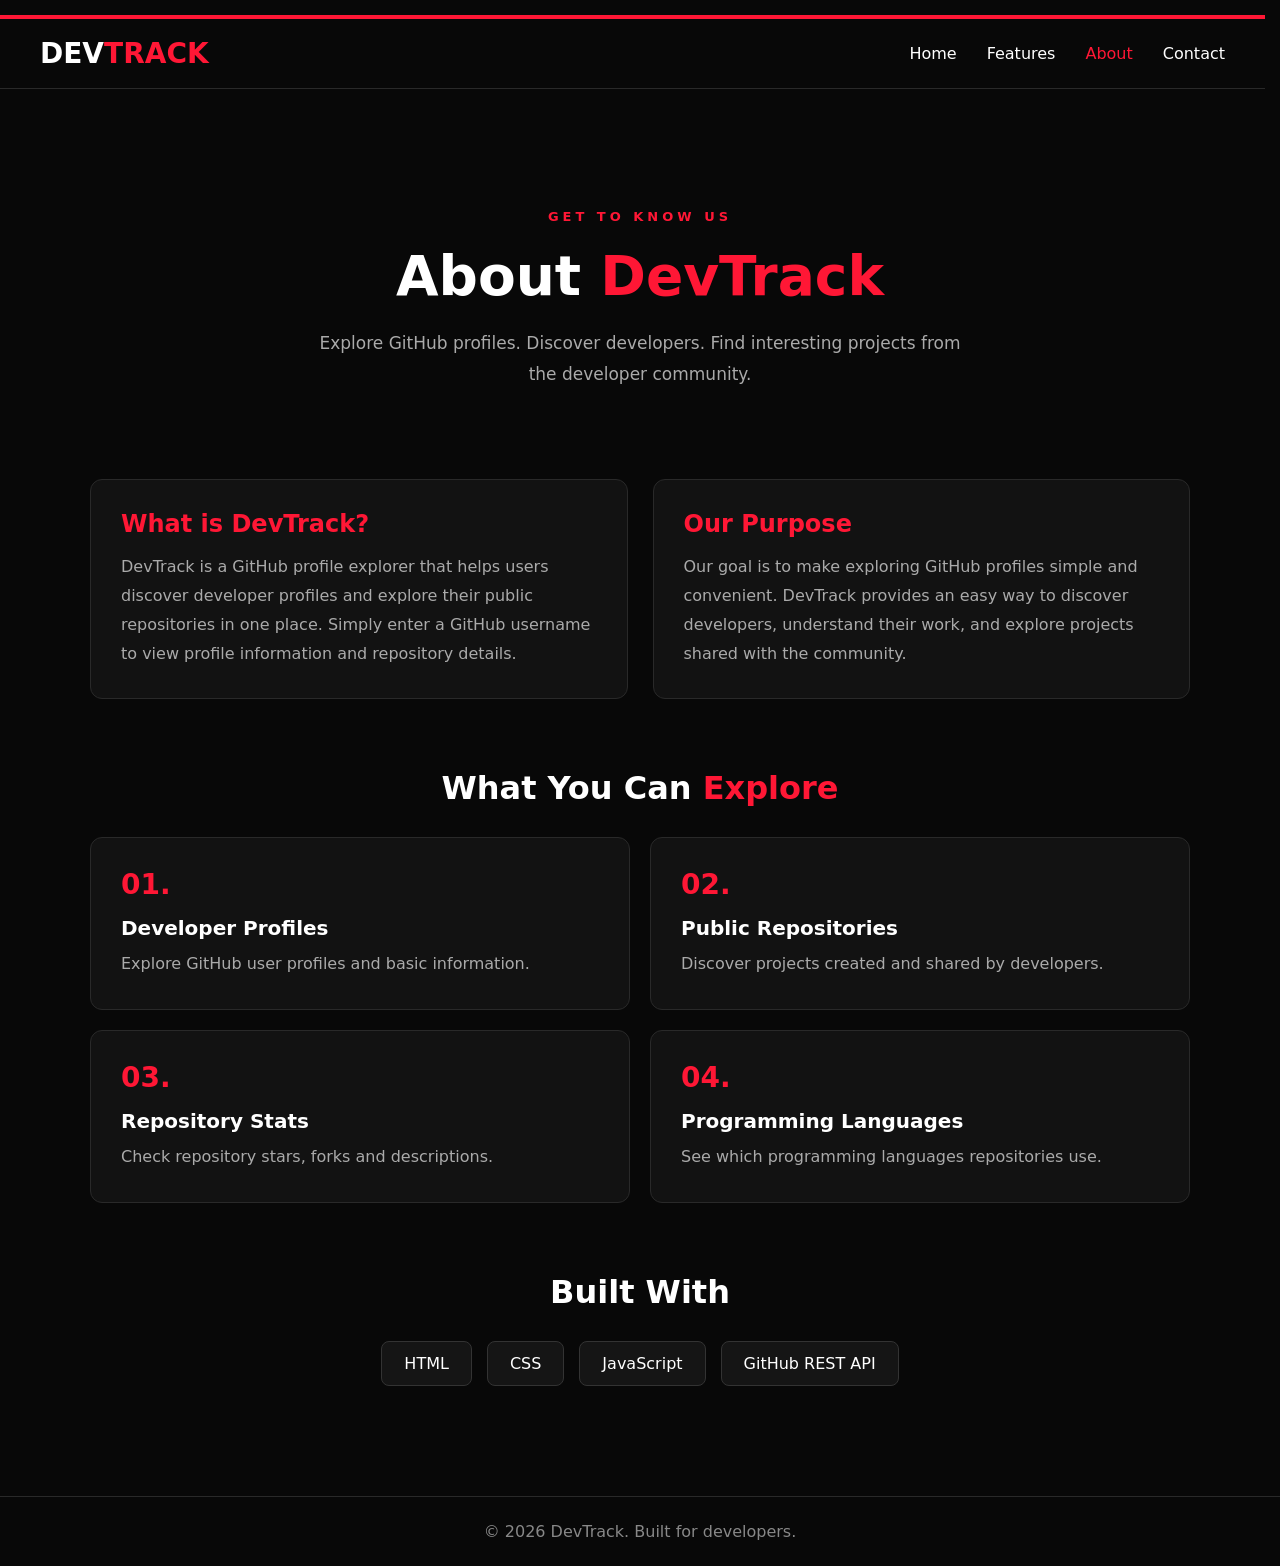
<file: about.html>
<!DOCTYPE html>
<html lang="en">
<head>
    <meta charset="UTF-8">
    <meta name="viewport" content="width=device-width, initial-scale=1.0">
    <title>About | DevTrack</title>
    <link rel="stylesheet" href="style.css">
    <link rel="stylesheet" href="about.css">
</head>
<body>

    <nav class="navbar">
        <div class="logo">DEV<span>TRACK</span></div>

        <ul class="nav-links">
            <li><a href="index.html">Home</a></li>
            <li><a href="features.html">Features</a></li>
            <li><a href="about.html" class="active">About</a></li>
            <li><a href="contact.html">Contact</a></li>
        </ul>
    </nav>

    <main class="about-container">

        <section class="about-hero">
            <p class="subtitle">GET TO KNOW US</p>
            <h1>About <span>DevTrack</span></h1>

            <p>
                Explore GitHub profiles. Discover developers.
                Find interesting projects from the developer community.
            </p>
        </section>

        <section class="about-content">
            <div class="about-card">
                <h2>What is DevTrack?</h2>
                <p>
                    DevTrack is a GitHub profile explorer that helps
                    users discover developer profiles and explore
                    their public repositories in one place.
                    Simply enter a GitHub username to view profile
                    information and repository details.
                </p>
            </div>

            <div class="about-card">
                <h2>Our Purpose</h2>
                <p>
                    Our goal is to make exploring GitHub profiles
                    simple and convenient. DevTrack provides an easy
                    way to discover developers, understand their work,
                    and explore projects shared with the community.
                </p>
            </div>
        </section>

        <section class="explore-section">
            <h2>What You Can <span>Explore</span></h2>

            <div class="explore-grid">

                <div class="explore-card">
                    <h3>01.</h3>
                    <h4>Developer Profiles</h4>
                    <p>Explore GitHub user profiles and basic information.</p>
                </div>

                <div class="explore-card">
                    <h3>02.</h3>
                    <h4>Public Repositories</h4>
                    <p>Discover projects created and shared by developers.</p>
                </div>

                <div class="explore-card">
                    <h3>03.</h3>
                    <h4>Repository Stats</h4>
                    <p>Check repository stars, forks and descriptions.</p>
                </div>

                <div class="explore-card">
                    <h3>04.</h3>
                    <h4>Programming Languages</h4>
                    <p>See which programming languages repositories use.</p>
                </div>

            </div>
        </section>

        <section class="tech-section">
            <h2>Built With</h2>

            <div class="tech-list">
                <span>HTML</span>
                <span>CSS</span>
                <span>JavaScript</span>
                <span>GitHub REST API</span>
            </div>
        </section>

    </main>

    <footer class="footer">
        <p>© 2026 DevTrack. Built for developers.</p>
    </footer>

</body>
</html>
</file>
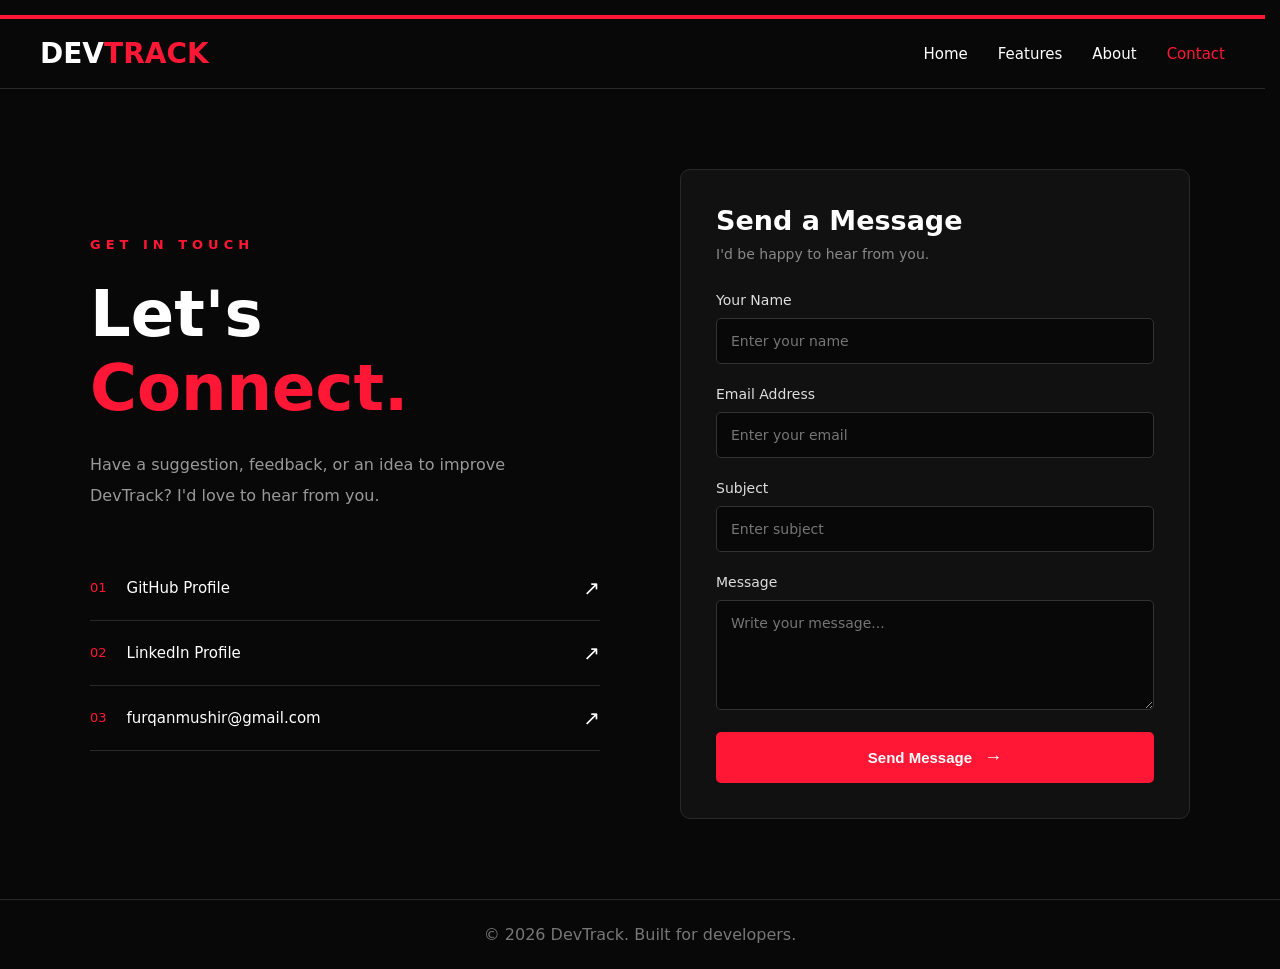
<file: contact.html>
<!DOCTYPE html>
<html lang="en">
<head>
    <meta charset="UTF-8">
    <meta name="viewport" content="width=device-width, initial-scale=1.0">
    <title>Contact | DevTrack</title>

    <link rel="stylesheet" href="style.css">
    <link rel="stylesheet" href="contact.css">
</head>
<body>

    <nav class="navbar">
        <div class="logo">DEV<span>TRACK</span></div>

        <ul class="nav-links">
            <li><a href="index.html">Home</a></li>
            <li><a href="features.html">Features</a></li>
            <li><a href="about.html">About</a></li>
            <li><a href="contact.html" class="active">Contact</a></li>
        </ul>
    </nav>

    <main class="contact-container">

        <section class="contact-info">
            <p class="subtitle">GET IN TOUCH</p>

            <h1>Let's <span>Connect.</span></h1>

            <p class="description">
                Have a suggestion, feedback, or an idea to improve
                DevTrack? I'd love to hear from you.
            </p>

            
<div class="contact-links">

    <a href="https://github.com/FurqanMushir"
       target="_blank" rel="noopener noreferrer">
        <span>01</span>
        GitHub Profile
        <span class="arrow">↗</span>
    </a>

    <a href="https://www.linkedin.com/in/md-furqan-mushir-519879380/"
       target="_blank" rel="noopener noreferrer">
        <span>02</span>
        LinkedIn Profile
        <span class="arrow">↗</span>
    </a>

    <a href="mailto:furqanmushir@gmail.com">
        <span>03</span>
        furqanmushir@gmail.com
        <span class="arrow">↗</span>
    </a>

</div>

        </section>

        <section class="contact-form-section">

            <form class="contact-form">

                <div class="form-heading">
                    <h2>Send a Message</h2>
                    <p>I'd be happy to hear from you.</p>
                </div>

                <div class="form-group">
                    <label for="name">Your Name</label>
                    <input type="text" id="name"
                        placeholder="Enter your name" required>
                </div>

                <div class="form-group">
                    <label for="email">Email Address</label>
                    <input type="email" id="email"
                        placeholder="Enter your email" required>
                </div>

                <div class="form-group">
                    <label for="subject">Subject</label>
                    <input type="text" id="subject"
                        placeholder="Enter subject" required>
                </div>

                <div class="form-group">
                    <label for="message">Message</label>
                    <textarea id="message" rows="5"
                        placeholder="Write your message..." required></textarea>
                </div>

                <button type="submit">Send Message <span>→</span></button>

            </form>

        </section>

    </main>

    <footer class="footer">
        <p>© 2026 DevTrack. Built for developers.</p>
    </footer>

</body>
</html>
</file>
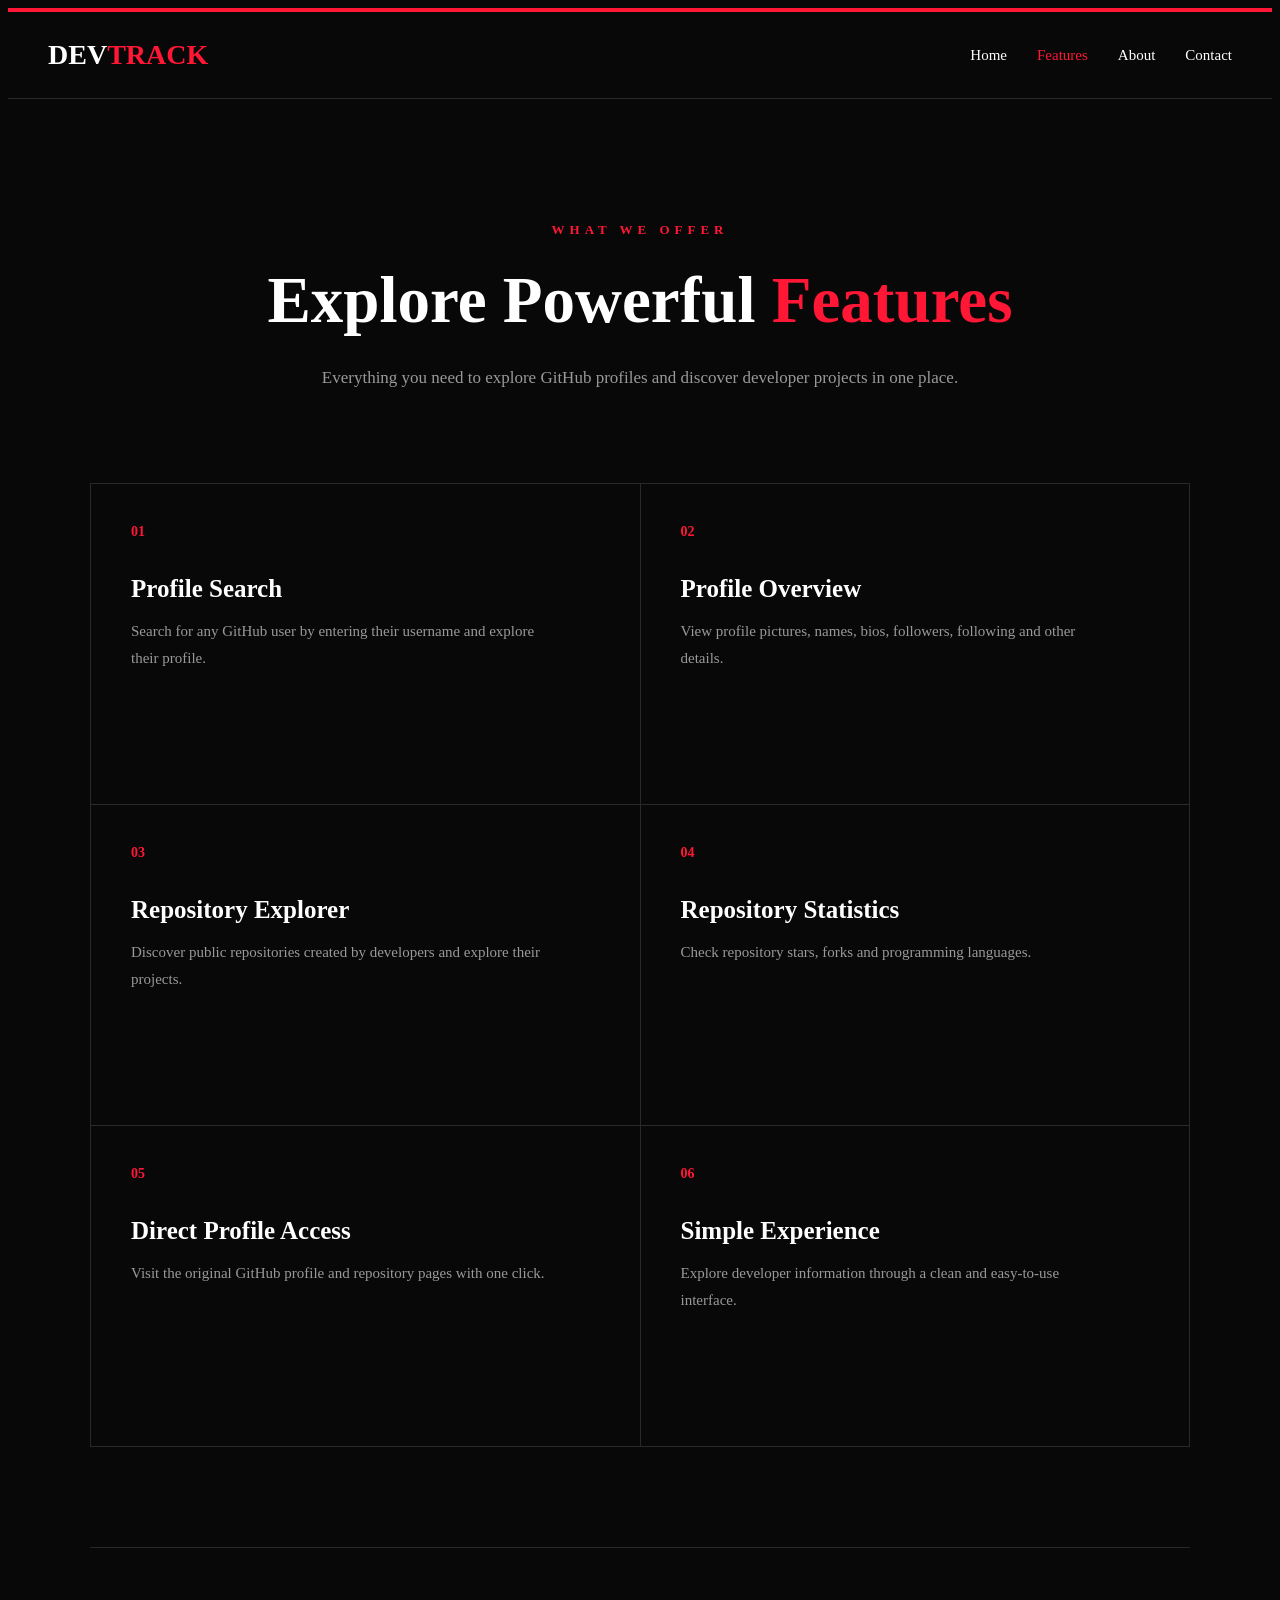
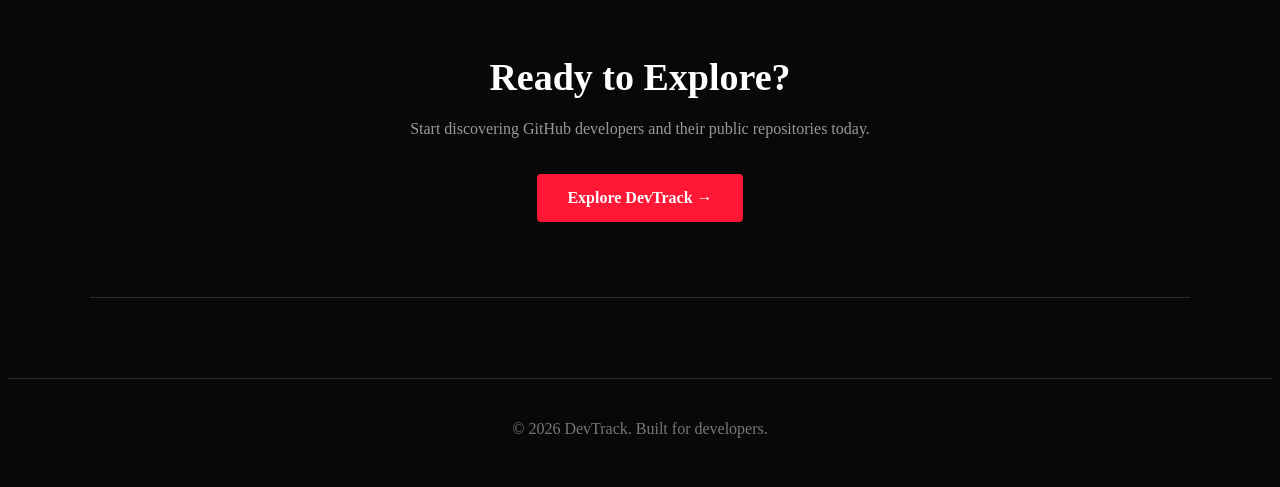
<file: features.html>
<!DOCTYPE html>
<html lang="en">
<head>
    <meta charset="UTF-8">
    <meta name="viewport" content="width=device-width, initial-scale=1.0">
    <title>Features | DevTrack</title>

    <link rel="stylesheet" href="feature.css">
</head>
<body>

    <!-- NAVBAR -->
    <nav class="navbar">
        <div class="logo">DEV<span>TRACK</span></div>

        <ul class="nav-links">
            <li><a href="index.html">Home</a></li>
            <li><a href="features.html" class="active">Features</a></li>
            <li><a href="about.html">About</a></li>
            <li><a href="contact.html">Contact</a></li>
        </ul>
    </nav>

    <main class="features-container">

        <!-- HERO SECTION -->
        <section class="features-hero">
            <p class="subtitle">WHAT WE OFFER</p>

            <h1>Explore Powerful <span>Features</span></h1>

            <p>
                Everything you need to explore GitHub profiles
                and discover developer projects in one place.
            </p>
        </section>

        <!-- FEATURES GRID -->
        <section class="features-grid">

            <div class="feature-card">
                <div class="feature-number">01</div>
                <div class="feature-icon">⌕</div>
                <h2>Profile Search</h2>
                <p>
                    Search for any GitHub user by entering
                    their username and explore their profile.
                </p>
            </div>

            <div class="feature-card">
                <div class="feature-number">02</div>
                <div class="feature-icon">◉</div>
                <h2>Profile Overview</h2>
                <p>
                    View profile pictures, names, bios,
                    followers, following and other details.
                </p>
            </div>

            <div class="feature-card">
                <div class="feature-number">03</div>
                <div class="feature-icon">⌘</div>
                <h2>Repository Explorer</h2>
                <p>
                    Discover public repositories created
                    by developers and explore their projects.
                </p>
            </div>

            <div class="feature-card">
                <div class="feature-number">04</div>
                <div class="feature-icon">★</div>
                <h2>Repository Statistics</h2>
                <p>
                    Check repository stars, forks and
                    programming languages.
                </p>
            </div>

            <div class="feature-card">
                <div class="feature-number">05</div>
                <div class="feature-icon">↗</div>
                <h2>Direct Profile Access</h2>
                <p>
                    Visit the original GitHub profile
                    and repository pages with one click.
                </p>
            </div>

            <div class="feature-card">
                <div class="feature-number">06</div>
                <div class="feature-icon">⚡</div>
                <h2>Simple Experience</h2>
                <p>
                    Explore developer information through
                    a clean and easy-to-use interface.
                </p>
            </div>

        </section>

        <!-- CTA SECTION -->
        <section class="features-cta">
            <h2>Ready to Explore?</h2>

            <p>
                Start discovering GitHub developers and
                their public repositories today.
            </p>

            <a href="index.html">Explore DevTrack →</a>
        </section>

    </main>

    <footer class="footer">
        <p>© 2026 DevTrack. Built for developers.</p>
    </footer>

</body>
</html>
</file>
<file: style.css>
* {
    margin: 0;
    padding: 0;
    box-sizing: border-box;
}
html,body {
    height: 100%;
    width: 100%;
    background-color: #080808;
    font-family: system-ui, -apple-system, BlinkMacSystemFont, 'Segoe UI', Roboto, Oxygen, Ubuntu, Cantarell, 'Open Sans', 'Helvetica Neue', sans-serif;
    color: #fff;
}
.main {
    min-height: 100vh
}
.top {
    padding: 15px 30px;
    display: flex;
    justify-content: space-between;
    color: #fff;
    border-bottom: 1px solid grey;
    border-top: 4px solid #ff1735;
}
.heading {
    padding-top: 10px;
}
.heading span {
    color: #ff1735;
}
nav{
    margin-top: 15px;
    margin-right: 15px;
    display: flex;
    gap: 40px;
}
.nav-bar a {
    display: flex;
    align-items: center;
    justify-content: center;
    text-decoration: none;
    color: #fff;
    transition: all 0.3s ease;
    height: 40px;
    width: 90px;
    border-radius: 5px;
    font-size: 15px;
}
.nav-bar a:hover{
    color: #ff1735;
}
.middle {
    width: 100%;
    margin-top: 10px;
    display: flex;
    flex-direction: column;
    justify-content: center;
    align-items: center;
    gap: 15px;
    padding: 40px 15px;
}
.name h1 {
    font-size: 40px;
}
.name h1 span,.purpose span {
    color: #ff1735;
}
.purpose h2 {
    font-size: 20px;
}
.smallp p {
    color: grey;
    font-size: 12px;
}
.inputs {
    display: flex;
    align-items: center;
    gap: 10px;
    width: 90%;
    max-width: 900px;
    margin-top: 10px;
}

.inputs input {
    flex: 1;
    min-width: 0;
    height: 50px;
    border: none;
    border-radius: 5px;
    padding: 10px;
    font-size: 20px;
}
.inputs button {
    height: 50px;
    width: 100px;
    background-color: #ff1735;
    color: #fff;
    border: none;
    border-radius: 5px;
    font-size: 20px;
    cursor: pointer;
}




.userprofile {
    background-color: #121212;
    width: 90%;
    max-width: 1100px;
    min-height: 220px;
    margin: 30px auto;
    border: 1px solid #292929;
    border-radius: 10px;
    padding: 30px;

    display: flex;
    align-items: flex-start;
    gap: 30px;
}

.imageprofile {
    height: 130px;
    width: 130px;
    flex-shrink: 0;
    border-radius: 50%;
    background-color: #080808;
    border: 1px solid #ff1735;
    overflow: hidden;
}

.imageprofile img {
    height: 100%;
    width: 100%;
    object-fit: cover;
}

.profile-info {
    display: flex;
    flex-direction: column;
    gap: 10px;
}

.profile-info h2 {
    font-size: 26px;
}

.profile-info p {
    color: #aaa;
}

.stats {
    display: flex;
    gap: 40px;
    margin: 10px 0;
}

.stats h3 {
    color: #ff1735;
}

.profile-btn {
    display: inline-block;
    width: fit-content;
    padding: 10px 20px;
    background-color: #ff1735;
    color: white;
    text-decoration: none;
    border-radius: 5px;
}
.repos {
    width: 90%;
    max-width: 1100px;
    margin: 30px auto;
}

.repos h4 {
    margin-bottom: 20px;
    font-size: 22px;
}

.repository {
    display: grid;
    grid-template-columns: repeat(2, 1fr);
    gap: 20px;
}

.repo {
    min-height: 160px;
    padding: 20px;
    background-color: #121212;
    border: 1px solid #292929;
    border-radius: 10px;
    transition: 0.3s ease;
}

.repo:hover {
    border-color: #ff1735;
    transform: translateY(-4px);
}

.repo h3 {
    color: #ff1735;
    margin-bottom: 12px;
}

.repo p {
    color: #aaa;
    font-size: 14px;
    margin-bottom: 25px;
}

.repo-stats {
    display: flex;
    gap: 20px;
    color: #ddd;
    font-size: 13px;
}

@media (max-width: 600px) {
    nav {
        gap: 5px;
        margin-right: 0;
    }

    .userprofile {
        flex-direction: column;
        align-items: center;
        text-align: center;
    }

    .stats {
        justify-content: center;
        gap: 20px;
    }

    .profile-btn {
        align-self: center;
    }

    .purpose h2 {
        font-size: 18px;
        text-align: center;
    }

    .repository {
        grid-template-columns: 1fr;
    }
}
@media (max-width: 600px) {
    .top {
        flex-direction: column;
        align-items: center;
        gap: 10px;
    }

    nav {
        gap: 5px;
        margin: 0;
    }

    .nav-bar a {
        width: auto;
        padding: 0 10px;
    }

    .inputs button {
        width: 80px;
        font-size: 16px;
    }

    .inputs input {
        font-size: 14px;
    }

    .repos h4 {
        padding-left: 20px;
    }
}
</file>
<file: about.css>
/* ABOUT PAGE */

body {
    background: #080808;
    color: #fff;
}

/* NAVBAR */
.navbar {
    display: flex;
    justify-content: space-between;
    align-items: center;
    padding: 18px 40px;
    border-top: 4px solid #ff1735;
    border-bottom: 1px solid #292929;
}

.logo {
    font-size: 28px;
    font-weight: 800;
    color: white;
}

.logo span {
    color: #ff1735;
}

.nav-links {
    display: flex;
    gap: 30px;
    list-style: none;
}

.nav-links a {
    color: #fff;
    text-decoration: none;
}

.nav-links a:hover,
.nav-links a.active {
    color: #ff1735;
}

/* MAIN CONTENT */
.about-container {
    max-width: 1100px;
    width: 90%;
    margin: auto;
    padding: 60px 0;
}

.about-hero {
    text-align: center;
    padding: 60px 10px;
}

.subtitle {
    color: #ff1735;
    letter-spacing: 4px;
    font-size: 13px;
    font-weight: bold;
}

.about-hero h1 {
    font-size: clamp(36px, 5vw, 55px);
    margin: 20px 0;
}

.about-hero h1 span {
    color: #ff1735;
}

.about-hero > p:last-child {
    max-width: 650px;
    margin: auto;
    color: #aaa;
    line-height: 1.8;
    font-size: 17px;
}

/* ABOUT CARDS */
.about-content {
    display: grid;
    grid-template-columns: repeat(2, 1fr);
    gap: 25px;
    margin: 30px 0 70px;
}

.about-card,
.explore-card {
    background: #121212;
    border: 1px solid #292929;
    border-radius: 12px;
    padding: 30px;
    transition: 0.3s;
}

.about-card:hover,
.explore-card:hover {
    border-color: #ff1735;
    transform: translateY(-4px);
}

.about-card h2 {
    color: #ff1735;
    margin-bottom: 15px;
}

.about-card p,
.explore-card p {
    color: #aaa;
    line-height: 1.8;
}

/* EXPLORE SECTION */
.explore-section h2,
.tech-section h2 {
    text-align: center;
    font-size: 32px;
    margin-bottom: 30px;
}

.explore-section h2 span {
    color: #ff1735;
}

.explore-grid {
    display: grid;
    grid-template-columns: repeat(2, 1fr);
    gap: 20px;
}

.explore-card h3 {
    color: #ff1735;
    font-size: 28px;
    margin-bottom: 15px;
}

.explore-card h4 {
    font-size: 20px;
    margin-bottom: 10px;
}

/* TECHNOLOGIES */
.tech-section {
    margin: 70px 0 50px;
}

.tech-list {
    display: flex;
    justify-content: center;
    flex-wrap: wrap;
    gap: 15px;
}

.tech-list span {
    background: #151515;
    border: 1px solid #333;
    padding: 12px 22px;
    border-radius: 8px;
    color: white;
}

/* FOOTER */
.footer {
    text-align: center;
    padding: 25px;
    border-top: 1px solid #292929;
    color: #888;
}

/* MOBILE */
@media (max-width: 600px) {
    .navbar {
        padding: 18px 15px;
        flex-direction: column;
        gap: 20px;
    }

    .nav-links {
        gap: 15px;
        padding: 0;
    }

    .about-content,
    .explore-grid {
        grid-template-columns: 1fr;
    }

    .about-hero h1 {
        font-size: 36px;
    }
}
</file>
<file: contact.css>
/* GENERAL */
body {
    background: #080808;
    color: #fff;
}

/* NAVBAR */
.navbar {
    display: flex;
    justify-content: space-between;
    align-items: center;
    padding: 18px 40px;
    border-top: 4px solid #ff1735;
    border-bottom: 1px solid #292929;
}

.logo {
    font-size: 28px;
    font-weight: 800;
    color: #fff;
}

.logo span {
    color: #ff1735;
}

.nav-links {
    display: flex;
    gap: 30px;
    list-style: none;
}

.nav-links a {
    color: #fff;
    text-decoration: none;
    font-size: 15px;
    transition: 0.3s;
}

.nav-links a:hover,
.nav-links a.active {
    color: #ff1735;
}

/* MAIN CONTAINER */
.contact-container {
    width: 90%;
    max-width: 1100px;
    min-height: 75vh;
    margin: auto;
    padding: 80px 0;
    display: grid;
    grid-template-columns: 1fr 1fr;
    gap: 80px;
    align-items: center;
}

/* LEFT SECTION */
.subtitle {
    color: #ff1735;
    letter-spacing: 5px;
    font-size: 13px;
    font-weight: bold;
}

.contact-info h1 {
    font-size: clamp(40px, 5vw, 65px);
    margin: 25px 0;
}

.contact-info h1 span {
    color: #ff1735;
}

.description {
    color: #999;
    font-size: 16px;
    line-height: 1.9;
    max-width: 430px;
    margin-bottom: 45px;
}

/* CONTACT LINKS */
.contact-links {
    display: flex;
    flex-direction: column;
}

.contact-links a {
    display: flex;
    align-items: center;
    gap: 20px;
    padding: 20px 0;
    border-bottom: 1px solid #292929;
    color: #fff;
    text-decoration: none;
    font-size: 15px;
    transition: 0.3s;
}

.contact-links a:hover {
    color: #ff1735;
}

.contact-links a span:first-child {
    color: #ff1735;
    font-size: 13px;
}

.contact-links .arrow {
    margin-left: auto;
    font-size: 20px;
}

/* FORM */
.contact-form-section {
    background: #111;
    border: 1px solid #292929;
    border-radius: 10px;
    padding: 35px;
}

.form-heading {
    margin-bottom: 30px;
}

.form-heading h2 {
    font-size: 27px;
    margin-bottom: 10px;
}

.form-heading p {
    color: #888;
    font-size: 14px;
}

.form-group {
    display: flex;
    flex-direction: column;
    gap: 10px;
    margin-bottom: 22px;
}

.form-group label {
    font-size: 14px;
    color: #ddd;
}

.form-group input,
.form-group textarea {
    width: 100%;
    background: #080808;
    border: 1px solid #333;
    border-radius: 5px;
    padding: 14px;
    color: #fff;
    font-size: 14px;
    outline: none;
    font-family: inherit;
    transition: 0.3s;
}

.form-group input:focus,
.form-group textarea:focus {
    border-color: #ff1735;
}

.form-group textarea {
    resize: vertical;
}

.contact-form button {
    width: 100%;
    padding: 15px;
    background: #ff1735;
    border: none;
    border-radius: 5px;
    color: #fff;
    font-size: 15px;
    font-weight: bold;
    cursor: pointer;
    transition: 0.3s;
}

.contact-form button:hover {
    background: #d90020;
}

.contact-form button span {
    margin-left: 8px;
    font-size: 18px;
}

/* FOOTER */
.footer {
    text-align: center;
    padding: 25px;
    border-top: 1px solid #292929;
    color: #777;
}

/* RESPONSIVE */
@media (max-width: 750px) {
    .contact-container {
        grid-template-columns: 1fr;
        gap: 45px;
        padding: 55px 0;
    }

    .contact-info h1 {
        font-size: 42px;
    }

    .contact-form-section {
        padding: 25px;
    }
}

@media (max-width: 600px) {
    .navbar {
        flex-direction: column;
        gap: 20px;
        padding: 18px 15px;
    }

    .nav-links {
        gap: 15px;
        padding: 0;
    }
}
</file>
<file: feature.css>
/* GENERAL */
body {
    background: #080808;
    color: #fff;
}

/* NAVBAR */
.navbar {
    display: flex;
    justify-content: space-between;
    align-items: center;
    padding: 18px 40px;
    border-top: 4px solid #ff1735;
    border-bottom: 1px solid #292929;
}

.logo {
    font-size: 28px;
    font-weight: 800;
    color: #fff;
}

.logo span {
    color: #ff1735;
}

.nav-links {
    display: flex;
    gap: 30px;
    list-style: none;
}

.nav-links a {
    color: #fff;
    text-decoration: none;
    font-size: 15px;
    transition: color 0.3s;
}

.nav-links a:hover,
.nav-links a.active {
    color: #ff1735;
}

/* MAIN CONTAINER */
.features-container {
    width: 90%;
    max-width: 1100px;
    margin: auto;
}

/* HERO SECTION */
.features-hero {
    padding: 110px 0 90px;
    text-align: center;
}

.subtitle {
    color: #ff1735;
    letter-spacing: 5px;
    font-size: 13px;
    font-weight: 700;
}

.features-hero h1 {
    font-size: clamp(38px, 6vw, 65px);
    font-weight: 800;
    line-height: 1.15;
    margin: 25px 0;
}

.features-hero h1 span {
    color: #ff1735;
}

.features-hero p:last-child {
    max-width: 650px;
    margin: auto;
    color: #999;
    font-size: 17px;
    line-height: 1.8;
}

/* FEATURES GRID */
.features-grid {
    display: grid;
    grid-template-columns: repeat(2, 1fr);
    border-top: 1px solid #292929;
    border-left: 1px solid #292929;
    margin-bottom: 100px;
}

.feature-card {
    position: relative;
    min-height: 240px;
    padding: 40px;
    background: transparent;
    border-right: 1px solid #292929;
    border-bottom: 1px solid #292929;
    transition: background 0.3s ease;
}

.feature-card:hover {
    background: #111;
}

.feature-number {
    color: #ff1735;
    font-size: 14px;
    font-weight: 700;
    margin-bottom: 35px;
}

.feature-icon {
    display: none;
}

.feature-card h2 {
    font-size: 25px;
    margin-bottom: 15px;
    font-weight: 700;
}

.feature-card p {
    color: #999;
    font-size: 15px;
    line-height: 1.8;
    max-width: 420px;
}

/* CALL TO ACTION */
.features-cta {
    text-align: center;
    padding: 75px 20px;
    margin-bottom: 80px;
    border-top: 1px solid #292929;
    border-bottom: 1px solid #292929;
}

.features-cta h2 {
    font-size: 38px;
    margin-bottom: 15px;
}

.features-cta p {
    color: #999;
    margin-bottom: 30px;
    line-height: 1.8;
}

.features-cta a {
    display: inline-block;
    background: #ff1735;
    color: #fff;
    padding: 15px 30px;
    text-decoration: none;
    font-weight: 700;
    border-radius: 4px;
    transition: 0.3s;
}

.features-cta a:hover {
    background: #d90020;
    transform: translateY(-3px);
}

/* FOOTER */
.footer {
    text-align: center;
    padding: 25px;
    border-top: 1px solid #292929;
    color: #777;
}

/* RESPONSIVE */
@media (max-width: 600px) {
    .navbar {
        flex-direction: column;
        gap: 20px;
        padding: 18px 15px;
    }

    .nav-links {
        gap: 15px;
        padding: 0;
    }

    .features-hero {
        padding: 75px 0 60px;
    }

    .features-hero h1 {
        font-size: 38px;
    }

    .features-grid {
        grid-template-columns: 1fr;
        margin-bottom: 60px;
    }

    .feature-card {
        padding: 30px 25px;
        min-height: auto;
    }

    .feature-card h2 {
        font-size: 22px;
    }

    .features-cta h2 {
        font-size: 29px;
    }
}
</file>
